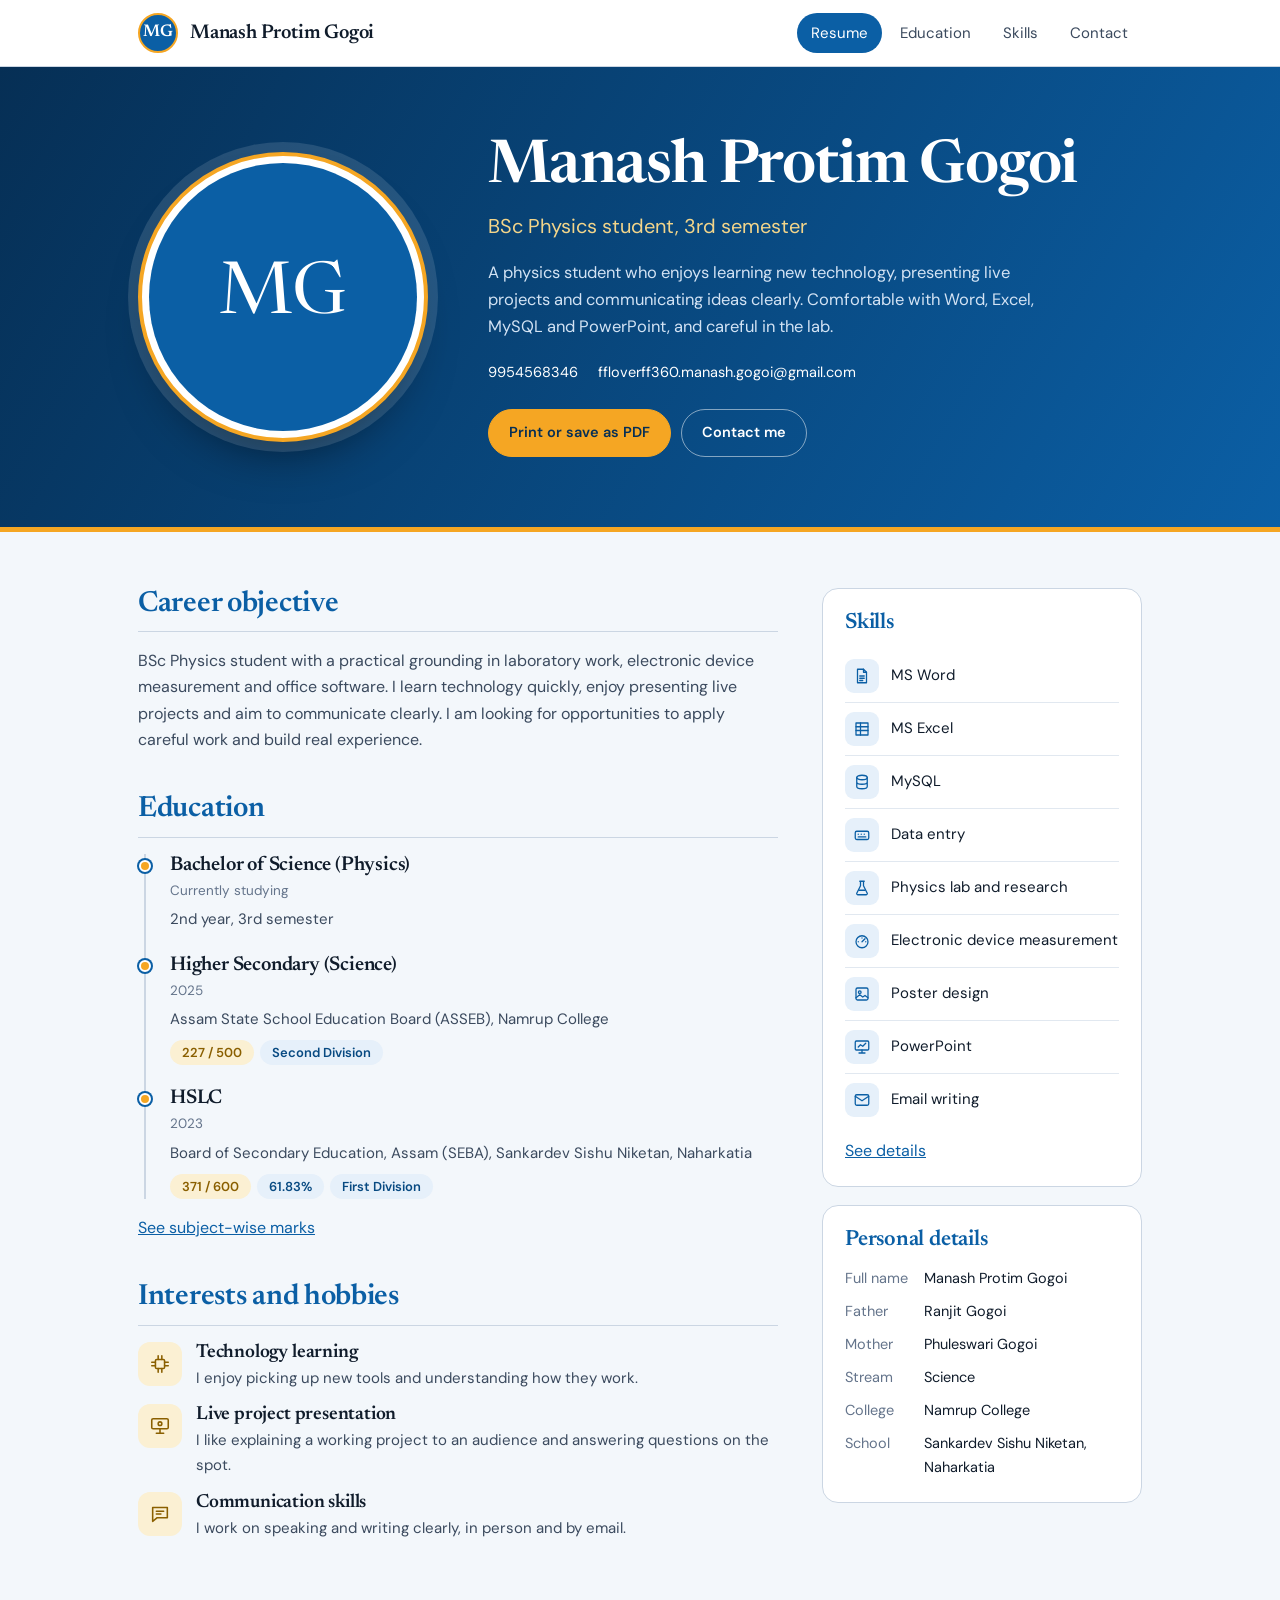
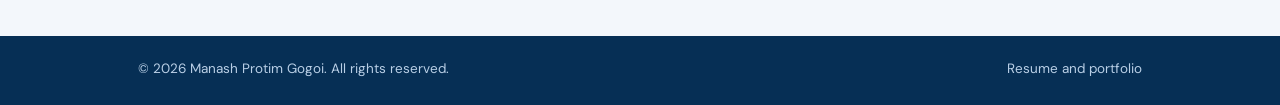
<file: index.html>
<!DOCTYPE html>
<html lang="en">
<head>
<meta charset="utf-8">
<meta name="viewport" content="width=device-width, initial-scale=1">
<title>Manash Protim Gogoi | BSc Physics student resume</title>
<meta name="description" content="Resume and portfolio of Manash Protim Gogoi, BSc Physics student with skills in MS Office, MySQL, lab work and presentations.">
<meta name="theme-color" content="#0b5fa5">
<meta property="og:title" content="Manash Protim Gogoi | BSc Physics student resume">
<meta property="og:description" content="Resume and portfolio of Manash Protim Gogoi, BSc Physics student with skills in MS Office, MySQL, lab work and presentations.">
<meta property="og:image" content="https://iili.io/od7Sfwv.jpg">
<link rel="icon" href="favicon.svg" type="image/svg+xml">
<link rel="preconnect" href="https://fonts.googleapis.com">
<link rel="preconnect" href="https://fonts.gstatic.com" crossorigin>
<link href="https://fonts.googleapis.com/css2?family=DM+Sans:wght@400;500;600;700&family=Newsreader:opsz,wght@6..72,500;6..72,600;6..72,700&display=swap" rel="stylesheet">
<link rel="stylesheet" href="assets/css/style.css">
</head>
<body>
<a class="skip" href="#main">Skip to content</a>
<header class="top"><div class="wrap top-in">
<a class="brand" href="index.html"><span class="mono">MG</span><b>Manash Protim Gogoi</b></a>
<button class="menu-btn" aria-controls="nav" aria-expanded="false" type="button">Menu</button>
<nav class="nav" id="nav" aria-label="Main"><a href="index.html" aria-current="page">Resume</a><a href="education.html">Education</a><a href="skills.html">Skills</a><a href="contact.html">Contact</a></nav>
</div></header>

<section class="hero"><div class="wrap hero-in">
<div class="portrait" data-photo></div>
<div>
<h1>Manash Protim Gogoi</h1>
<p class="role">BSc Physics student, 3rd semester</p>
<p class="lead">A physics student who enjoys learning new technology, presenting live projects and communicating ideas clearly. Comfortable with Word, Excel, MySQL and PowerPoint, and careful in the lab.</p>
<div class="chips"><span data-show="phone"><a data-phone href="#">phone</a></span><span data-show="email"><a data-email href="#">email</a></span><span data-show="location" data-location></span></div>
<div class="cta"><button class="btn gold" type="button" data-print>Print or save as PDF</button><a class="btn line" href="contact.html">Contact me</a></div>
</div>
</div></section>

<div class="wrap cv">
<div>
<section class="sec"><h2>Career objective</h2>
<p>BSc Physics student with a practical grounding in laboratory work, electronic device measurement and office software. I learn technology quickly, enjoy presenting live projects and aim to communicate clearly. I am looking for opportunities to apply careful work and build real experience.</p></section>

<section class="sec"><h2>Education</h2>
<div class="edu">
<div class="edu-item"><h3>Bachelor of Science (Physics)</h3><span class="when">Currently studying</span><p>2nd year, 3rd semester</p></div>
<div class="edu-item"><h3>Higher Secondary (Science)</h3><span class="when">2025</span><p>Assam State School Education Board (ASSEB), Namrup College</p><span class="pill gold">227 / 500</span><span class="pill">Second Division</span></div>
<div class="edu-item"><h3>HSLC</h3><span class="when">2023</span><p>Board of Secondary Education, Assam (SEBA), Sankardev Sishu Niketan, Naharkatia</p><span class="pill gold">371 / 600</span><span class="pill">61.83%</span><span class="pill">First Division</span></div>
</div>
<p style="margin-top:16px"><a href="education.html">See subject-wise marks</a></p></section>

<section class="sec"><h2>Interests and hobbies</h2>
<div class="ints">
<div class="int"><span class="ico gold" data-icon="chip"></span><div><h3>Technology learning</h3><p>I enjoy picking up new tools and understanding how they work.</p></div></div>
<div class="int"><span class="ico gold" data-icon="present"></span><div><h3>Live project presentation</h3><p>I like explaining a working project to an audience and answering questions on the spot.</p></div></div>
<div class="int"><span class="ico gold" data-icon="talk"></span><div><h3>Communication skills</h3><p>I work on speaking and writing clearly, in person and by email.</p></div></div>
</div></section>
</div>

<aside>
<section class="card"><h2>Skills</h2><ul class="slist"><li><span class="ico sm" data-icon="word"></span><span>MS Word</span></li><li><span class="ico sm" data-icon="sheet"></span><span>MS Excel</span></li><li><span class="ico sm" data-icon="db"></span><span>MySQL</span></li><li><span class="ico sm" data-icon="entry"></span><span>Data entry</span></li><li><span class="ico sm" data-icon="flask"></span><span>Physics lab and research</span></li><li><span class="ico sm" data-icon="meter"></span><span>Electronic device measurement</span></li><li><span class="ico sm" data-icon="poster"></span><span>Poster design</span></li><li><span class="ico sm" data-icon="slides"></span><span>PowerPoint</span></li><li><span class="ico sm" data-icon="mail"></span><span>Email writing</span></li></ul><p style="margin-top:12px"><a href="skills.html">See details</a></p></section>
<section class="card"><h2>Personal details</h2>
<dl class="pd">
<dt>Full name</dt><dd>Manash Protim Gogoi</dd>
<dt>Father</dt><dd>Ranjit Gogoi</dd>
<dt>Mother</dt><dd>Phuleswari Gogoi</dd>
<dt>Stream</dt><dd>Science</dd>
<dt>College</dt><dd>Namrup College</dd>
<dt>School</dt><dd>Sankardev Sishu Niketan, Naharkatia</dd>
</dl></section>
</aside>
</div>

<footer class="foot"><div class="wrap"><span>&copy; <span data-year>2026</span> Manash Protim Gogoi. All rights reserved.</span><span>Resume and portfolio</span></div></footer>
<script src="assets/js/config.js"></script>
<script src="assets/js/main.js"></script>
</body>
</html>
</file>
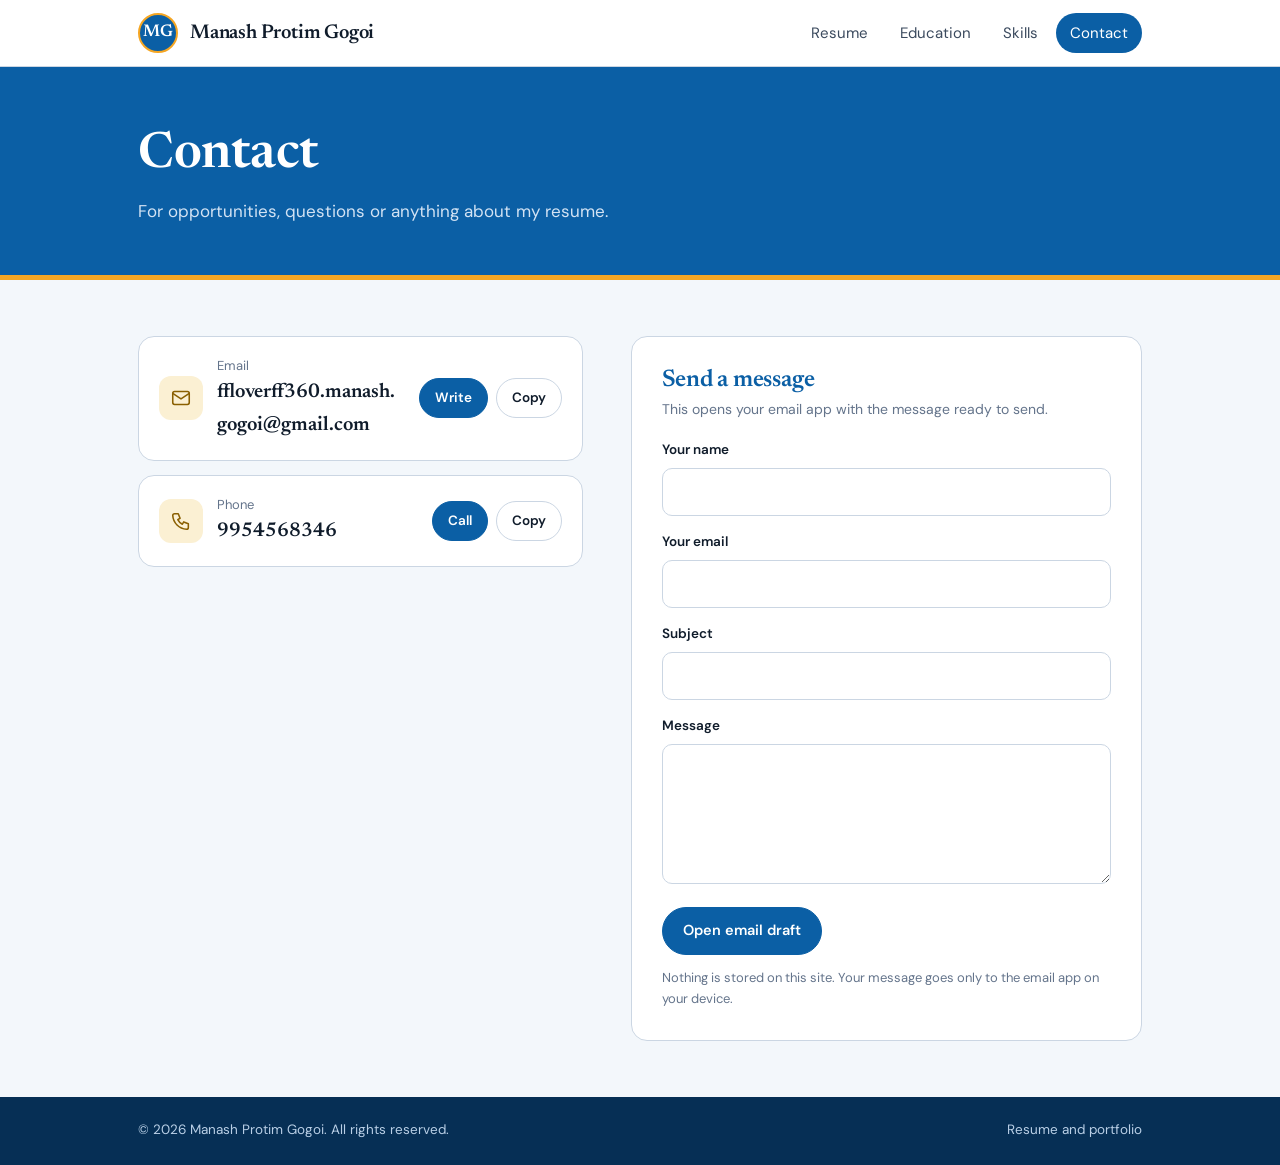
<file: contact.html>
<!DOCTYPE html>
<html lang="en">
<head>
<meta charset="utf-8">
<meta name="viewport" content="width=device-width, initial-scale=1">
<title>Contact | Manash Protim Gogoi</title>
<meta name="description" content="Contact Manash Protim Gogoi by email or phone.">
<meta name="theme-color" content="#0b5fa5">
<meta property="og:title" content="Contact | Manash Protim Gogoi">
<meta property="og:description" content="Contact Manash Protim Gogoi by email or phone.">
<meta property="og:image" content="https://iili.io/od7Sfwv.jpg">
<link rel="icon" href="favicon.svg" type="image/svg+xml">
<link rel="preconnect" href="https://fonts.googleapis.com">
<link rel="preconnect" href="https://fonts.gstatic.com" crossorigin>
<link href="https://fonts.googleapis.com/css2?family=DM+Sans:wght@400;500;600;700&family=Newsreader:opsz,wght@6..72,500;6..72,600;6..72,700&display=swap" rel="stylesheet">
<link rel="stylesheet" href="assets/css/style.css">
</head>
<body>
<a class="skip" href="#main">Skip to content</a>
<header class="top"><div class="wrap top-in">
<a class="brand" href="index.html"><span class="mono">MG</span><b>Manash Protim Gogoi</b></a>
<button class="menu-btn" aria-controls="nav" aria-expanded="false" type="button">Menu</button>
<nav class="nav" id="nav" aria-label="Main"><a href="index.html">Resume</a><a href="education.html">Education</a><a href="skills.html">Skills</a><a href="contact.html" aria-current="page">Contact</a></nav>
</div></header>

<section class="page-head"><div class="wrap"><h1>Contact</h1><p>For opportunities, questions or anything about my resume.</p></div></section>
<main id="main" class="wrap inner">
<div id="contact-empty" class="empty" hidden><b>Contact details are coming soon.</b><p style="margin-top:8px">Please check back shortly.</p></div>
<div class="cgrid">
<div>
<div class="crow" data-show="email"><span class="ico gold" data-icon="mail"></span><div class="t"><small>Email</small><b><a class="v" data-email href="#">email</a></b></div><div class="acts"><a class="btn small primary" data-email data-keep href="#">Write</a><button class="btn small" type="button" data-copy="email">Copy</button></div></div>
<div class="crow" data-show="phone"><span class="ico gold" data-icon="phone"></span><div class="t"><small>Phone</small><b><a class="v" data-phone href="#">phone</a></b></div><div class="acts"><a class="btn small primary" data-phone data-keep href="#">Call</a><button class="btn small" type="button" data-copy="phone">Copy</button></div></div>
</div>
<form class="form" id="contact-form" data-show="email" novalidate>
<h2>Send a message</h2><p class="hint">This opens your email app with the message ready to send.</p>
<div class="field"><label for="f-name">Your name</label><input id="f-name" name="name" type="text" autocomplete="name" required></div>
<div class="field"><label for="f-email">Your email</label><input id="f-email" name="email" type="email" autocomplete="email" required></div>
<div class="field"><label for="f-subject">Subject</label><input id="f-subject" name="subject" type="text"></div>
<div class="field"><label for="f-msg">Message</label><textarea id="f-msg" name="message" required></textarea></div>
<button class="btn primary" type="submit">Open email draft</button>
<p class="note">Nothing is stored on this site. Your message goes only to the email app on your device.</p>
</form>
</div>
</main>

<footer class="foot"><div class="wrap"><span>&copy; <span data-year>2026</span> Manash Protim Gogoi. All rights reserved.</span><span>Resume and portfolio</span></div></footer>
<script src="assets/js/config.js"></script>
<script src="assets/js/main.js"></script>
</body>
</html>
</file>
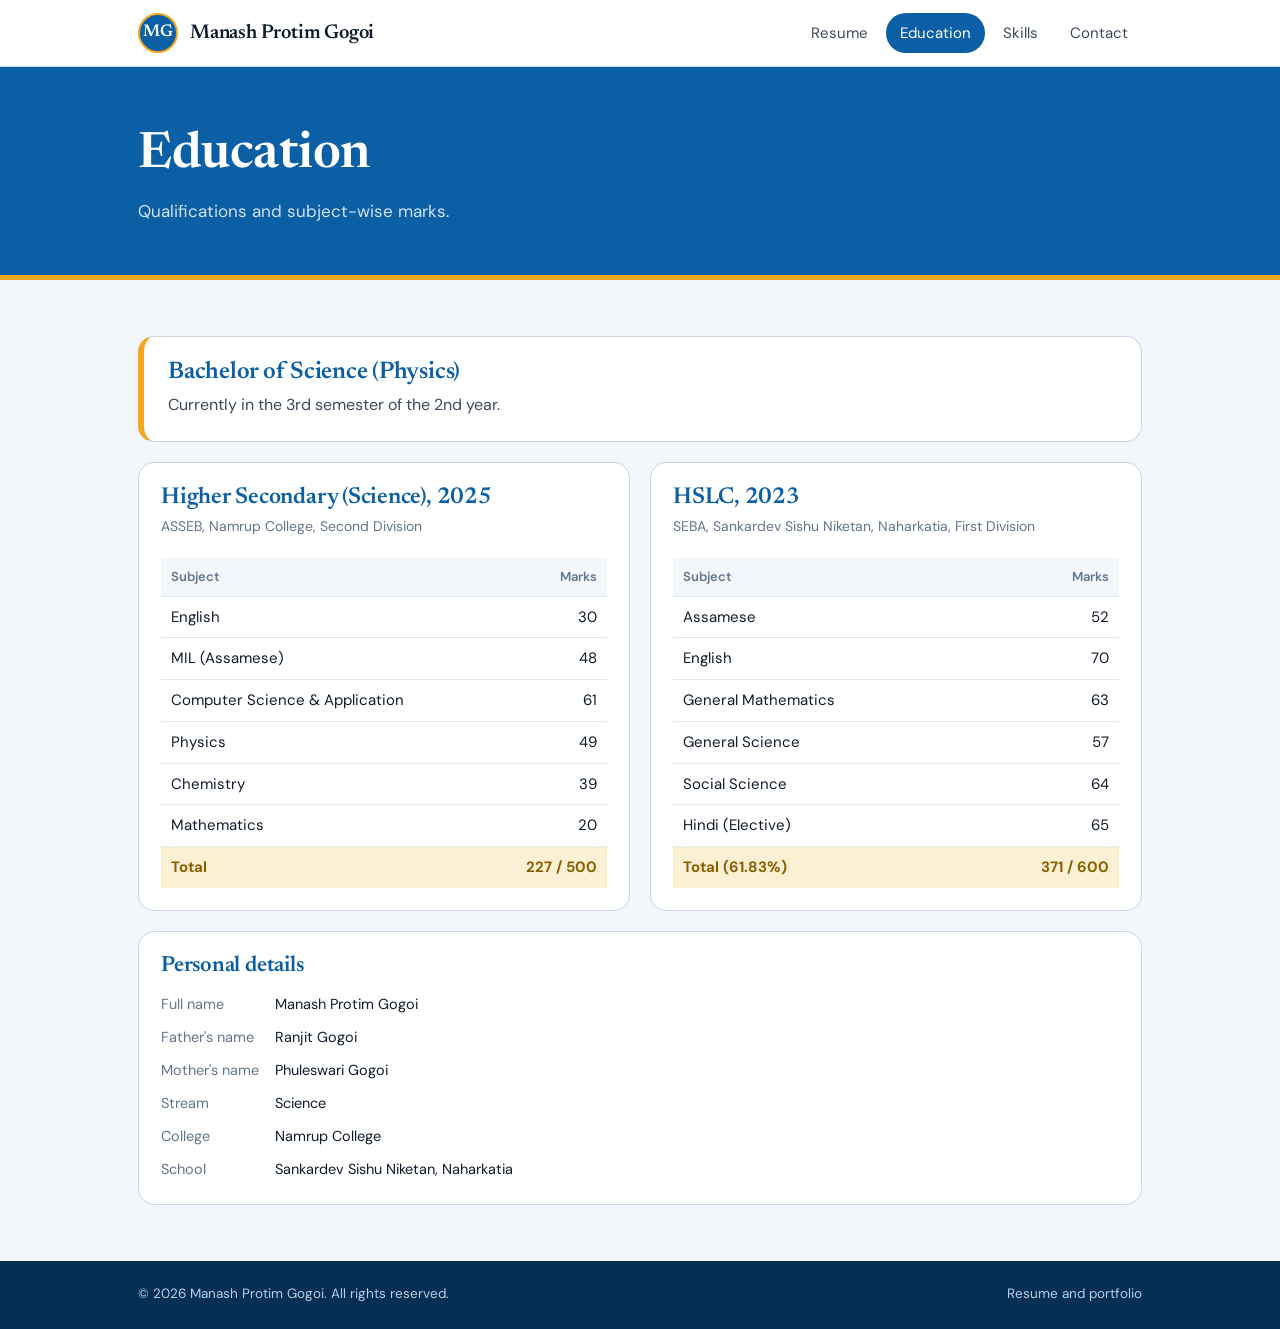
<file: education.html>
<!DOCTYPE html>
<html lang="en">
<head>
<meta charset="utf-8">
<meta name="viewport" content="width=device-width, initial-scale=1">
<title>Education | Manash Protim Gogoi</title>
<meta name="description" content="Education of Manash Protim Gogoi: BSc Physics, Higher Secondary (Science) 2025 and HSLC 2023 with subject-wise marks.">
<meta name="theme-color" content="#0b5fa5">
<meta property="og:title" content="Education | Manash Protim Gogoi">
<meta property="og:description" content="Education of Manash Protim Gogoi: BSc Physics, Higher Secondary (Science) 2025 and HSLC 2023 with subject-wise marks.">
<meta property="og:image" content="https://iili.io/od7Sfwv.jpg">
<link rel="icon" href="favicon.svg" type="image/svg+xml">
<link rel="preconnect" href="https://fonts.googleapis.com">
<link rel="preconnect" href="https://fonts.gstatic.com" crossorigin>
<link href="https://fonts.googleapis.com/css2?family=DM+Sans:wght@400;500;600;700&family=Newsreader:opsz,wght@6..72,500;6..72,600;6..72,700&display=swap" rel="stylesheet">
<link rel="stylesheet" href="assets/css/style.css">
</head>
<body>
<a class="skip" href="#main">Skip to content</a>
<header class="top"><div class="wrap top-in">
<a class="brand" href="index.html"><span class="mono">MG</span><b>Manash Protim Gogoi</b></a>
<button class="menu-btn" aria-controls="nav" aria-expanded="false" type="button">Menu</button>
<nav class="nav" id="nav" aria-label="Main"><a href="index.html">Resume</a><a href="education.html" aria-current="page">Education</a><a href="skills.html">Skills</a><a href="contact.html">Contact</a></nav>
</div></header>

<section class="page-head"><div class="wrap"><h1>Education</h1><p>Qualifications and subject-wise marks.</p></div></section>
<main id="main" class="wrap inner">
<div class="cur"><h2>Bachelor of Science (Physics)</h2><p>Currently in the 3rd semester of the 2nd year.</p></div>
<div class="two">
<section class="tblcard"><header><h2>Higher Secondary (Science), 2025</h2><p class="meta">ASSEB, Namrup College, Second Division</p></header>
<table class="marks"><thead><tr><th>Subject</th><th>Marks</th></tr></thead><tbody><tr><td>English</td><td>30</td></tr><tr><td>MIL (Assamese)</td><td>48</td></tr><tr><td>Computer Science &amp; Application</td><td>61</td></tr><tr><td>Physics</td><td>49</td></tr><tr><td>Chemistry</td><td>39</td></tr><tr><td>Mathematics</td><td>20</td></tr></tbody><tfoot><tr><td>Total</td><td>227 / 500</td></tr></tfoot></table></section>
<section class="tblcard"><header><h2>HSLC, 2023</h2><p class="meta">SEBA, Sankardev Sishu Niketan, Naharkatia, First Division</p></header>
<table class="marks"><thead><tr><th>Subject</th><th>Marks</th></tr></thead><tbody><tr><td>Assamese</td><td>52</td></tr><tr><td>English</td><td>70</td></tr><tr><td>General Mathematics</td><td>63</td></tr><tr><td>General Science</td><td>57</td></tr><tr><td>Social Science</td><td>64</td></tr><tr><td>Hindi (Elective)</td><td>65</td></tr></tbody><tfoot><tr><td>Total (61.83%)</td><td>371 / 600</td></tr></tfoot></table></section>
</div>
<section class="card pdcard"><h2>Personal details</h2>
<dl class="pd">
<dt>Full name</dt><dd>Manash Protim Gogoi</dd>
<dt>Father's name</dt><dd>Ranjit Gogoi</dd>
<dt>Mother's name</dt><dd>Phuleswari Gogoi</dd>
<dt>Stream</dt><dd>Science</dd>
<dt>College</dt><dd>Namrup College</dd>
<dt>School</dt><dd>Sankardev Sishu Niketan, Naharkatia</dd>
</dl></section>
</main>

<footer class="foot"><div class="wrap"><span>&copy; <span data-year>2026</span> Manash Protim Gogoi. All rights reserved.</span><span>Resume and portfolio</span></div></footer>
<script src="assets/js/config.js"></script>
<script src="assets/js/main.js"></script>
</body>
</html>
</file>
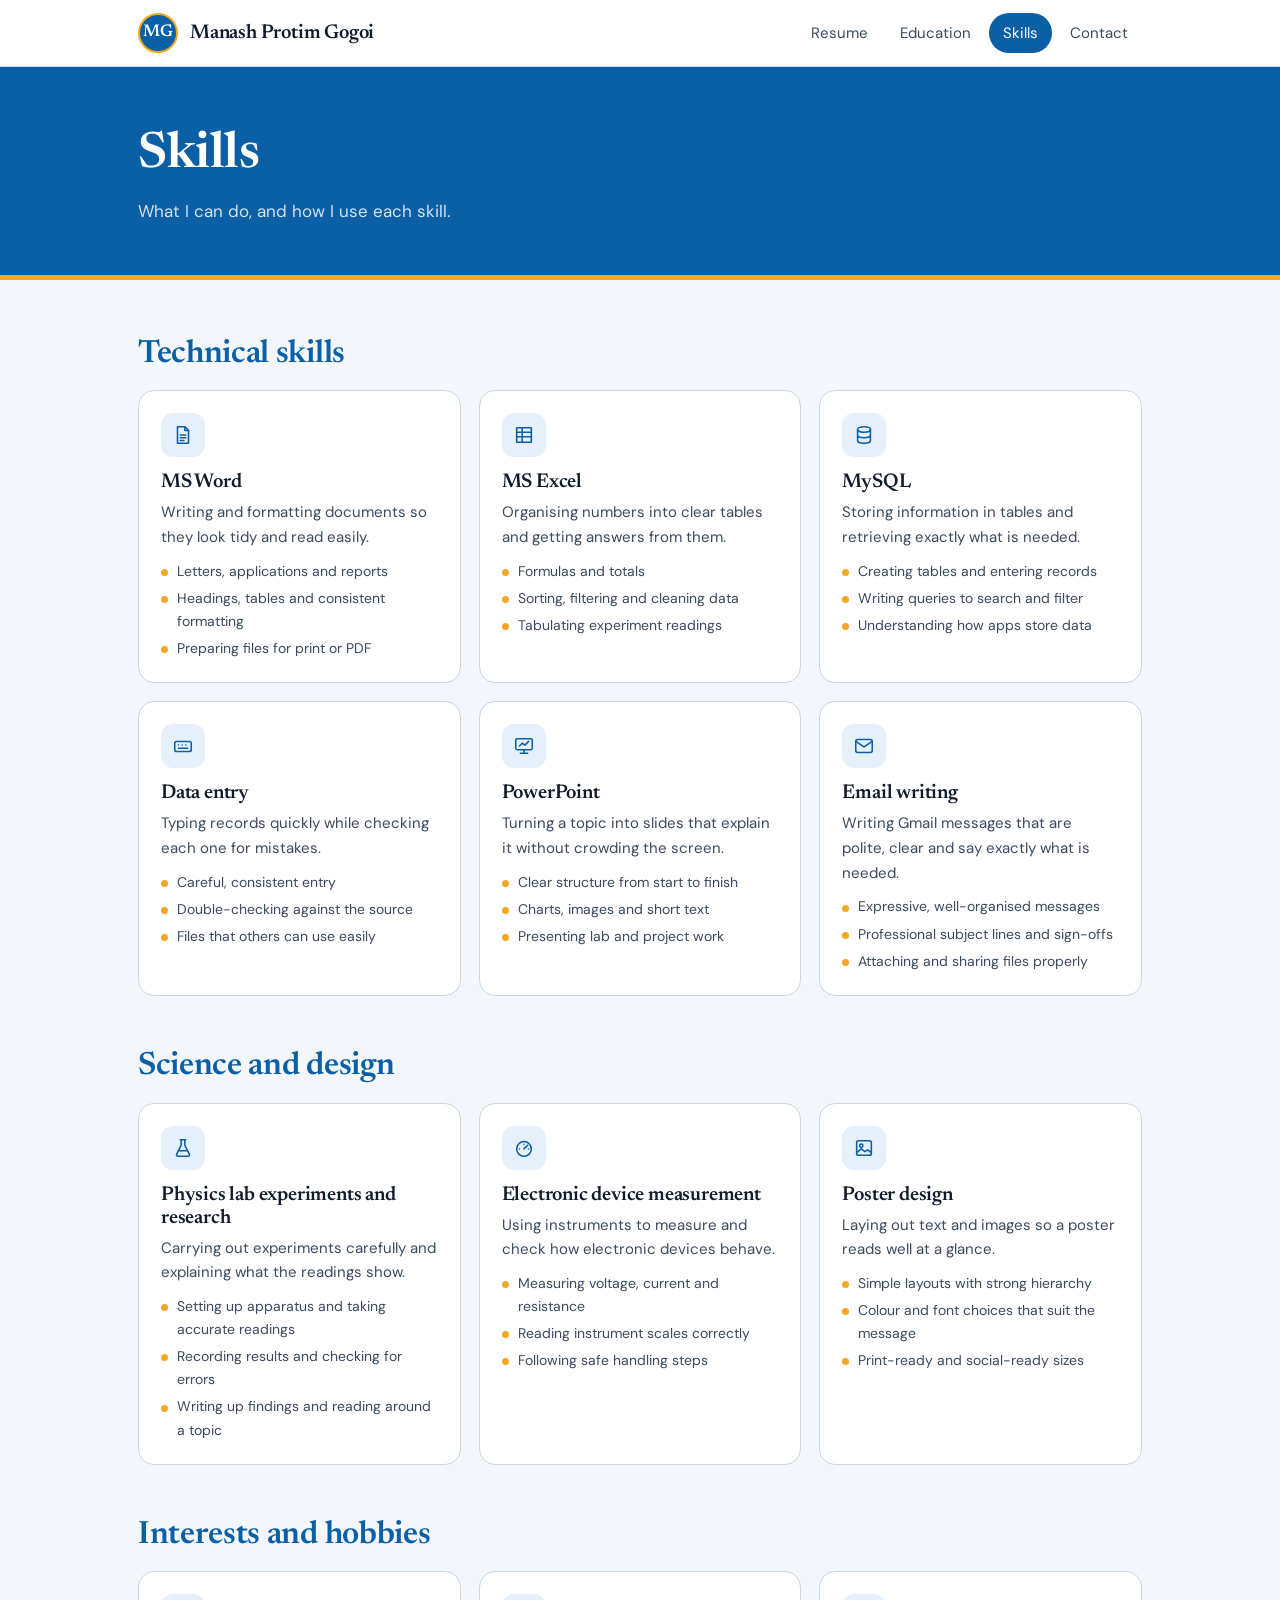
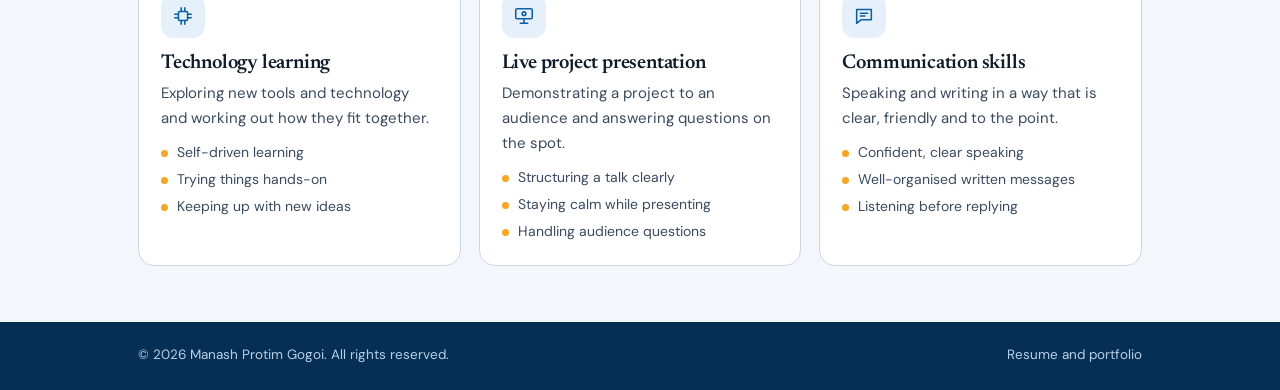
<file: skills.html>
<!DOCTYPE html>
<html lang="en">
<head>
<meta charset="utf-8">
<meta name="viewport" content="width=device-width, initial-scale=1">
<title>Skills | Manash Protim Gogoi</title>
<meta name="description" content="Skills of Manash Protim Gogoi: MS Word, Excel, MySQL, data entry, physics lab work, device measurement, poster design, PowerPoint and communication.">
<meta name="theme-color" content="#0b5fa5">
<meta property="og:title" content="Skills | Manash Protim Gogoi">
<meta property="og:description" content="Skills of Manash Protim Gogoi: MS Word, Excel, MySQL, data entry, physics lab work, device measurement, poster design, PowerPoint and communication.">
<meta property="og:image" content="https://iili.io/od7Sfwv.jpg">
<link rel="icon" href="favicon.svg" type="image/svg+xml">
<link rel="preconnect" href="https://fonts.googleapis.com">
<link rel="preconnect" href="https://fonts.gstatic.com" crossorigin>
<link href="https://fonts.googleapis.com/css2?family=DM+Sans:wght@400;500;600;700&family=Newsreader:opsz,wght@6..72,500;6..72,600;6..72,700&display=swap" rel="stylesheet">
<link rel="stylesheet" href="assets/css/style.css">
</head>
<body>
<a class="skip" href="#main">Skip to content</a>
<header class="top"><div class="wrap top-in">
<a class="brand" href="index.html"><span class="mono">MG</span><b>Manash Protim Gogoi</b></a>
<button class="menu-btn" aria-controls="nav" aria-expanded="false" type="button">Menu</button>
<nav class="nav" id="nav" aria-label="Main"><a href="index.html">Resume</a><a href="education.html">Education</a><a href="skills.html" aria-current="page">Skills</a><a href="contact.html">Contact</a></nav>
</div></header>

<section class="page-head"><div class="wrap"><h1>Skills</h1><p>What I can do, and how I use each skill.</p></div></section>
<main id="main" class="wrap inner">
<h2 class="subhead">Technical skills</h2>
<div class="sgrid">
<article class="scard"><span class="ico " data-icon="word"></span><h3>MS Word</h3><p>Writing and formatting documents so they look tidy and read easily.</p><ul><li>Letters, applications and reports</li><li>Headings, tables and consistent formatting</li><li>Preparing files for print or PDF</li></ul></article><article class="scard"><span class="ico " data-icon="sheet"></span><h3>MS Excel</h3><p>Organising numbers into clear tables and getting answers from them.</p><ul><li>Formulas and totals</li><li>Sorting, filtering and cleaning data</li><li>Tabulating experiment readings</li></ul></article><article class="scard"><span class="ico " data-icon="db"></span><h3>MySQL</h3><p>Storing information in tables and retrieving exactly what is needed.</p><ul><li>Creating tables and entering records</li><li>Writing queries to search and filter</li><li>Understanding how apps store data</li></ul></article><article class="scard"><span class="ico " data-icon="entry"></span><h3>Data entry</h3><p>Typing records quickly while checking each one for mistakes.</p><ul><li>Careful, consistent entry</li><li>Double-checking against the source</li><li>Files that others can use easily</li></ul></article><article class="scard"><span class="ico " data-icon="slides"></span><h3>PowerPoint</h3><p>Turning a topic into slides that explain it without crowding the screen.</p><ul><li>Clear structure from start to finish</li><li>Charts, images and short text</li><li>Presenting lab and project work</li></ul></article><article class="scard"><span class="ico " data-icon="mail"></span><h3>Email writing</h3><p>Writing Gmail messages that are polite, clear and say exactly what is needed.</p><ul><li>Expressive, well-organised messages</li><li>Professional subject lines and sign-offs</li><li>Attaching and sharing files properly</li></ul></article>
</div>
<h2 class="subhead">Science and design</h2>
<div class="sgrid">
<article class="scard"><span class="ico " data-icon="flask"></span><h3>Physics lab experiments and research</h3><p>Carrying out experiments carefully and explaining what the readings show.</p><ul><li>Setting up apparatus and taking accurate readings</li><li>Recording results and checking for errors</li><li>Writing up findings and reading around a topic</li></ul></article><article class="scard"><span class="ico " data-icon="meter"></span><h3>Electronic device measurement</h3><p>Using instruments to measure and check how electronic devices behave.</p><ul><li>Measuring voltage, current and resistance</li><li>Reading instrument scales correctly</li><li>Following safe handling steps</li></ul></article><article class="scard"><span class="ico " data-icon="poster"></span><h3>Poster design</h3><p>Laying out text and images so a poster reads well at a glance.</p><ul><li>Simple layouts with strong hierarchy</li><li>Colour and font choices that suit the message</li><li>Print-ready and social-ready sizes</li></ul></article>
</div>
<h2 class="subhead">Interests and hobbies</h2>
<div class="sgrid">
<article class="scard"><span class="ico " data-icon="chip"></span><h3>Technology learning</h3><p>Exploring new tools and technology and working out how they fit together.</p><ul><li>Self-driven learning</li><li>Trying things hands-on</li><li>Keeping up with new ideas</li></ul></article><article class="scard"><span class="ico " data-icon="present"></span><h3>Live project presentation</h3><p>Demonstrating a project to an audience and answering questions on the spot.</p><ul><li>Structuring a talk clearly</li><li>Staying calm while presenting</li><li>Handling audience questions</li></ul></article><article class="scard"><span class="ico " data-icon="talk"></span><h3>Communication skills</h3><p>Speaking and writing in a way that is clear, friendly and to the point.</p><ul><li>Confident, clear speaking</li><li>Well-organised written messages</li><li>Listening before replying</li></ul></article>
</div>
</main>

<footer class="foot"><div class="wrap"><span>&copy; <span data-year>2026</span> Manash Protim Gogoi. All rights reserved.</span><span>Resume and portfolio</span></div></footer>
<script src="assets/js/config.js"></script>
<script src="assets/js/main.js"></script>
</body>
</html>
</file>
<file: assets/css/style.css>
/* Manash Protim Gogoi portfolio - stylesheet */
:root{
  --bg:#f3f7fb; --paper:#fff; --ink:#101c2b; --ink-2:#3b4a5e; --mute:#64748b;
  --line:#e1e8f0; --line-2:#cbd6e3; --wine:#0b5fa5; --wine-d:#084a82; --wine-dd:#062f55; --gold:#f5a623; --gold-d:#8a5f00; --gold-soft:#fbf0d3; --rose:#e6f0fa;
  --display:"Newsreader",Georgia,"Times New Roman",serif;
  --sans:"DM Sans",system-ui,-apple-system,"Segoe UI",Roboto,sans-serif;
  --gut:clamp(20px,5vw,48px);
}
*,*::before,*::after{box-sizing:border-box}
html{-webkit-text-size-adjust:100%;scroll-behavior:smooth}
body{margin:0;background:var(--bg);color:var(--ink);font-family:var(--sans);font-size:16px;line-height:1.65;-webkit-font-smoothing:antialiased}
img{max-width:100%;display:block}
a{color:var(--wine)}
h1,h2,h3,h4{font-family:var(--display);font-weight:600;margin:0;letter-spacing:-.01em;line-height:1.15}
p{margin:0} ul{margin:0;padding:0;list-style:none} dl,dd{margin:0}
button{font:inherit;color:inherit}
:focus-visible{outline:3px solid var(--gold);outline-offset:2px;border-radius:4px}
.skip{position:absolute;left:-999px;top:8px;background:var(--wine);color:#fff;padding:8px 14px;z-index:100}
.skip:focus{left:8px}
.wrap{max-width:1100px;margin:0 auto;padding:0 var(--gut)}

/* top bar */
.top{position:sticky;top:0;z-index:50;background:var(--paper);border-bottom:1px solid var(--line-2)}
.top-in{display:flex;align-items:center;justify-content:space-between;gap:16px;min-height:66px}
.brand{display:flex;align-items:center;gap:12px;text-decoration:none;color:var(--ink)}
.mono{width:40px;height:40px;border-radius:50%;background:var(--wine);color:#fff;display:grid;place-items:center;font-family:var(--display);font-size:17px;font-weight:600;border:2px solid var(--gold)}
.brand b{font-family:var(--display);font-size:20px;font-weight:600;letter-spacing:-.01em}
.nav{display:flex;gap:4px}
.nav a{text-decoration:none;color:var(--ink-2);font-size:15px;padding:8px 14px;border-radius:999px}
.nav a:hover{background:var(--rose)}
.nav a[aria-current="page"]{background:var(--wine);color:#fff}
.menu-btn{display:none;background:transparent;border:1.5px solid var(--line-2);border-radius:999px;padding:6px 15px;font-size:14px;cursor:pointer}
@media(max-width:760px){
  .menu-btn{display:block}
  .nav{display:none;position:absolute;left:0;right:0;top:100%;flex-direction:column;background:var(--paper);border-bottom:1px solid var(--line-2);padding:8px var(--gut) 14px}
  .nav.open{display:flex}
  .nav a{padding:12px 14px}
}

/* buttons */
.btn{display:inline-flex;align-items:center;gap:8px;font-size:14.5px;font-weight:600;padding:11px 20px;border-radius:999px;border:1.5px solid var(--line-2);background:var(--paper);color:var(--ink);text-decoration:none;cursor:pointer;transition:border-color .15s,background .15s}
.btn:hover{border-color:var(--wine)}
.btn.primary{background:var(--wine);border-color:var(--wine);color:#fff}
.btn.primary:hover{background:var(--wine-d)}
.btn.gold{background:var(--gold);border-color:var(--gold);color:var(--wine-dd)}
.btn.gold:hover{background:#f1b82e;border-color:#f1b82e}
.btn.line{background:transparent;color:#fff;border-color:rgba(255,255,255,.5)}
.btn.line:hover{border-color:#fff}
.btn.small{padding:8px 15px;font-size:13.5px}

/* icons */
.ico{width:44px;height:44px;border-radius:12px;background:var(--rose);color:var(--wine);display:grid;place-items:center;flex:none}
.ico svg{width:22px;height:22px;fill:none;stroke:currentColor;stroke-width:1.7;stroke-linecap:round;stroke-linejoin:round}
.ico.gold{background:var(--gold-soft);color:var(--gold-d)}
.ico.sm{width:34px;height:34px;border-radius:9px}
.ico.sm svg{width:18px;height:18px}

/* hero */
.hero{background:linear-gradient(120deg,var(--wine-dd) 0%,var(--wine) 100%);color:#fff;border-bottom:5px solid var(--gold)}
.hero-in{display:grid;grid-template-columns:auto 1fr;gap:clamp(24px,5vw,60px);align-items:center;padding-block:clamp(34px,6vw,70px)}
.portrait{width:clamp(210px,26vw,290px);aspect-ratio:1/1;border-radius:50%;padding:7px;background:#fff;border:4px solid var(--gold);box-shadow:0 0 0 10px rgba(255,255,255,.12),0 30px 50px -26px rgba(0,0,0,.6);overflow:hidden}
.portrait>*{width:100%;height:100%;border-radius:50%}
.portrait img{object-fit:cover;object-position:center 20%}
.portrait .fallback{display:grid;place-items:center;font-family:var(--display);font-size:72px;color:#fff;background:var(--wine)}
.hero h1{font-size:clamp(36px,5.6vw,60px);letter-spacing:-.02em;line-height:1.05}
.hero .role{margin-top:10px;font-size:clamp(17px,2vw,20px);color:#f3d58a}
.hero .lead{margin-top:16px;color:#d3e3f4;max-width:34em;font-size:16.5px}
.chips{display:flex;flex-wrap:wrap;gap:8px 20px;margin-top:20px;font-size:14.5px}
.chips a,.chips span{color:#fff;text-decoration:none}
.chips a:hover{text-decoration:underline}
.cta{display:flex;flex-wrap:wrap;gap:10px;margin-top:24px}
@media(max-width:780px){.hero-in{grid-template-columns:1fr;justify-items:center;text-align:center}.hero .lead{margin-left:auto;margin-right:auto}.chips,.cta{justify-content:center}.portrait{width:220px}}

/* resume layout */
.cv{display:grid;grid-template-columns:1fr 320px;gap:clamp(24px,4vw,44px);padding-block:clamp(30px,5vw,56px)}
.sec{margin-bottom:clamp(28px,4vw,40px)}
.sec>h2{font-size:clamp(24px,3vw,29px);color:var(--wine);padding-bottom:10px;border-bottom:1.5px solid var(--line-2);margin-bottom:16px}
.sec p{color:var(--ink-2)}
.card{background:var(--paper);border:1px solid var(--line-2);border-radius:16px;padding:22px}
.card+.card{margin-top:18px}
.card h2{font-size:22px;color:var(--wine);margin-bottom:14px}
@media(max-width:900px){.cv{grid-template-columns:1fr}}

.edu{border-left:2px solid var(--line-2);margin-left:6px}
.edu-item{position:relative;padding:0 0 22px 24px}
.edu-item:last-child{padding-bottom:0}
.edu-item::before{content:"";position:absolute;left:-7px;top:6px;width:12px;height:12px;border-radius:50%;background:var(--gold);border:2px solid var(--paper);box-shadow:0 0 0 2px var(--wine)}
.edu-item h3{font-size:20px}
.edu-item .when{font-size:13.5px;color:var(--mute)}
.edu-item p{margin-top:4px;font-size:15px}
.pill{display:inline-block;font-size:13px;border-radius:999px;padding:2px 12px;background:var(--rose);color:var(--wine-d);font-weight:600;margin:8px 6px 0 0}
.pill.gold{background:var(--gold-soft);color:var(--gold-d)}

.ints{display:grid;gap:14px}
.int{display:flex;gap:14px;align-items:flex-start}
.int h3{font-size:19px}
.int p{font-size:15px;margin-top:2px}

.slist li{display:flex;align-items:center;gap:12px;padding:9px 0;border-bottom:1px solid var(--line);font-size:15px}
.slist li:last-child{border-bottom:0}
.pd{display:grid;grid-template-columns:auto 1fr;gap:9px 16px;font-size:14.5px}
.pd dt{color:var(--mute)}
.pd dd{overflow-wrap:anywhere}

/* inner pages */
.page-head{background:var(--wine);color:#fff;border-bottom:5px solid var(--gold)}
.page-head .wrap{padding-top:clamp(34px,6vw,60px);padding-bottom:clamp(30px,5vw,50px)}
.page-head h1{font-size:clamp(32px,5vw,50px)}
.page-head p{margin-top:12px;color:#d3e3f4;max-width:34em;font-size:17px}
.inner{padding-block:clamp(30px,5vw,56px)}

.two{display:grid;grid-template-columns:1fr 1fr;gap:20px;align-items:start}
@media(max-width:860px){.two{grid-template-columns:1fr}}
.tblcard{background:var(--paper);border:1px solid var(--line-2);border-radius:16px;overflow:hidden}
.tblcard header{padding:22px 22px 8px}
.tblcard h2{font-size:23px;color:var(--wine)}
.tblcard .meta{font-size:14px;color:var(--mute);margin-top:4px}
.marks{width:calc(100% - 44px);margin:12px 22px 22px;border-collapse:collapse;font-size:15px}
.marks th,.marks td{text-align:left;padding:8px 10px;border-bottom:1px solid var(--line)}
.marks th{font-size:13px;color:var(--mute);font-weight:600;background:var(--bg)}
.marks td:last-child,.marks th:last-child{text-align:right}
.marks tfoot td{font-weight:700;border-bottom:0;background:var(--gold-soft);color:var(--gold-d)}
.cur{background:var(--paper);border:1px solid var(--line-2);border-left:6px solid var(--gold);border-radius:16px;padding:22px 24px;margin-bottom:20px}
.cur h2{font-size:24px;color:var(--wine)}
.cur p{color:var(--ink-2);margin-top:6px}
.pdcard{margin-top:20px}

.sgrid{display:grid;grid-template-columns:repeat(3,1fr);gap:18px}
.scard{background:var(--paper);border:1px solid var(--line-2);border-radius:16px;padding:22px}
.scard h3{font-size:20px;margin-top:14px}
.scard p{margin-top:6px;font-size:15px;color:var(--ink-2)}
.scard ul{margin-top:10px}
.scard li{position:relative;padding-left:16px;font-size:14px;color:var(--ink-2);margin-top:4px}
.scard li::before{content:"";position:absolute;left:0;top:.65em;width:7px;height:7px;border-radius:50%;background:var(--gold)}
@media(max-width:960px){.sgrid{grid-template-columns:1fr 1fr}}
@media(max-width:620px){.sgrid{grid-template-columns:1fr}}
.subhead{font-size:clamp(25px,3.2vw,32px);color:var(--wine);margin:clamp(34px,5vw,52px) 0 18px}
.subhead:first-child{margin-top:0}

/* contact */
.cgrid{display:grid;grid-template-columns:1fr 1.15fr;gap:clamp(22px,4vw,48px);align-items:start}
@media(max-width:820px){.cgrid{grid-template-columns:1fr}}
.crow{background:var(--paper);border:1px solid var(--line-2);border-radius:16px;padding:18px 20px;display:flex;gap:14px;align-items:center;flex-wrap:wrap}
.crow+.crow{margin-top:14px}
.crow .t{flex:1;min-width:0}
.crow small{display:block;font-size:13px;color:var(--mute)}
.crow b{font-family:var(--display);font-size:20px;font-weight:600;overflow-wrap:anywhere}
.crow a.v{color:var(--ink);text-decoration:none}
.acts{display:flex;gap:8px}
.form{background:var(--paper);border:1px solid var(--line-2);border-radius:16px;padding:clamp(20px,4vw,30px)}
.form h2{font-size:24px;color:var(--wine)}
.form .hint{font-size:14px;color:var(--mute);margin:4px 0 18px}
.field{margin-bottom:15px}
.field label{display:block;font-size:13.5px;font-weight:600;margin-bottom:6px}
.field input,.field textarea{width:100%;font:inherit;font-size:15px;color:var(--ink);background:#fff;border:1.5px solid var(--line-2);border-radius:10px;padding:11px 13px}
.field textarea{min-height:140px;resize:vertical}
.field input:focus,.field textarea:focus{outline:3px solid var(--gold);outline-offset:0;border-color:transparent}
.note{margin-top:12px;font-size:13px;color:var(--mute)}
.empty{border:1px solid var(--line-2);background:var(--paper);border-radius:14px;padding:26px;max-width:34em;margin-bottom:24px}
.toast{position:fixed;left:50%;bottom:24px;transform:translate(-50%,20px);background:var(--wine-dd);color:#fff;font-size:14px;padding:10px 18px;border-radius:999px;opacity:0;pointer-events:none;transition:opacity .2s,transform .2s;z-index:90}
.toast.show{opacity:1;transform:translate(-50%,0)}

.foot{background:var(--wine-dd);color:#b9cfe6;font-size:13.5px}
.foot .wrap{display:flex;justify-content:space-between;gap:12px;flex-wrap:wrap;padding-top:22px;padding-bottom:24px}

@media print{
  @page{margin:10mm}
  .top,.cta,.foot,.skip,.toast{display:none!important}
  body{background:#fff;font-size:12px}
  .hero,.page-head{-webkit-print-color-adjust:exact;print-color-adjust:exact}
  .hero-in{padding-block:20px}
  .portrait{width:130px}
  .cv{padding-block:20px}
  .sec,.card,.edu-item{break-inside:avoid}
}
@media(prefers-reduced-motion:reduce){html{scroll-behavior:auto}.btn,.toast{transition:none}}
</file>
